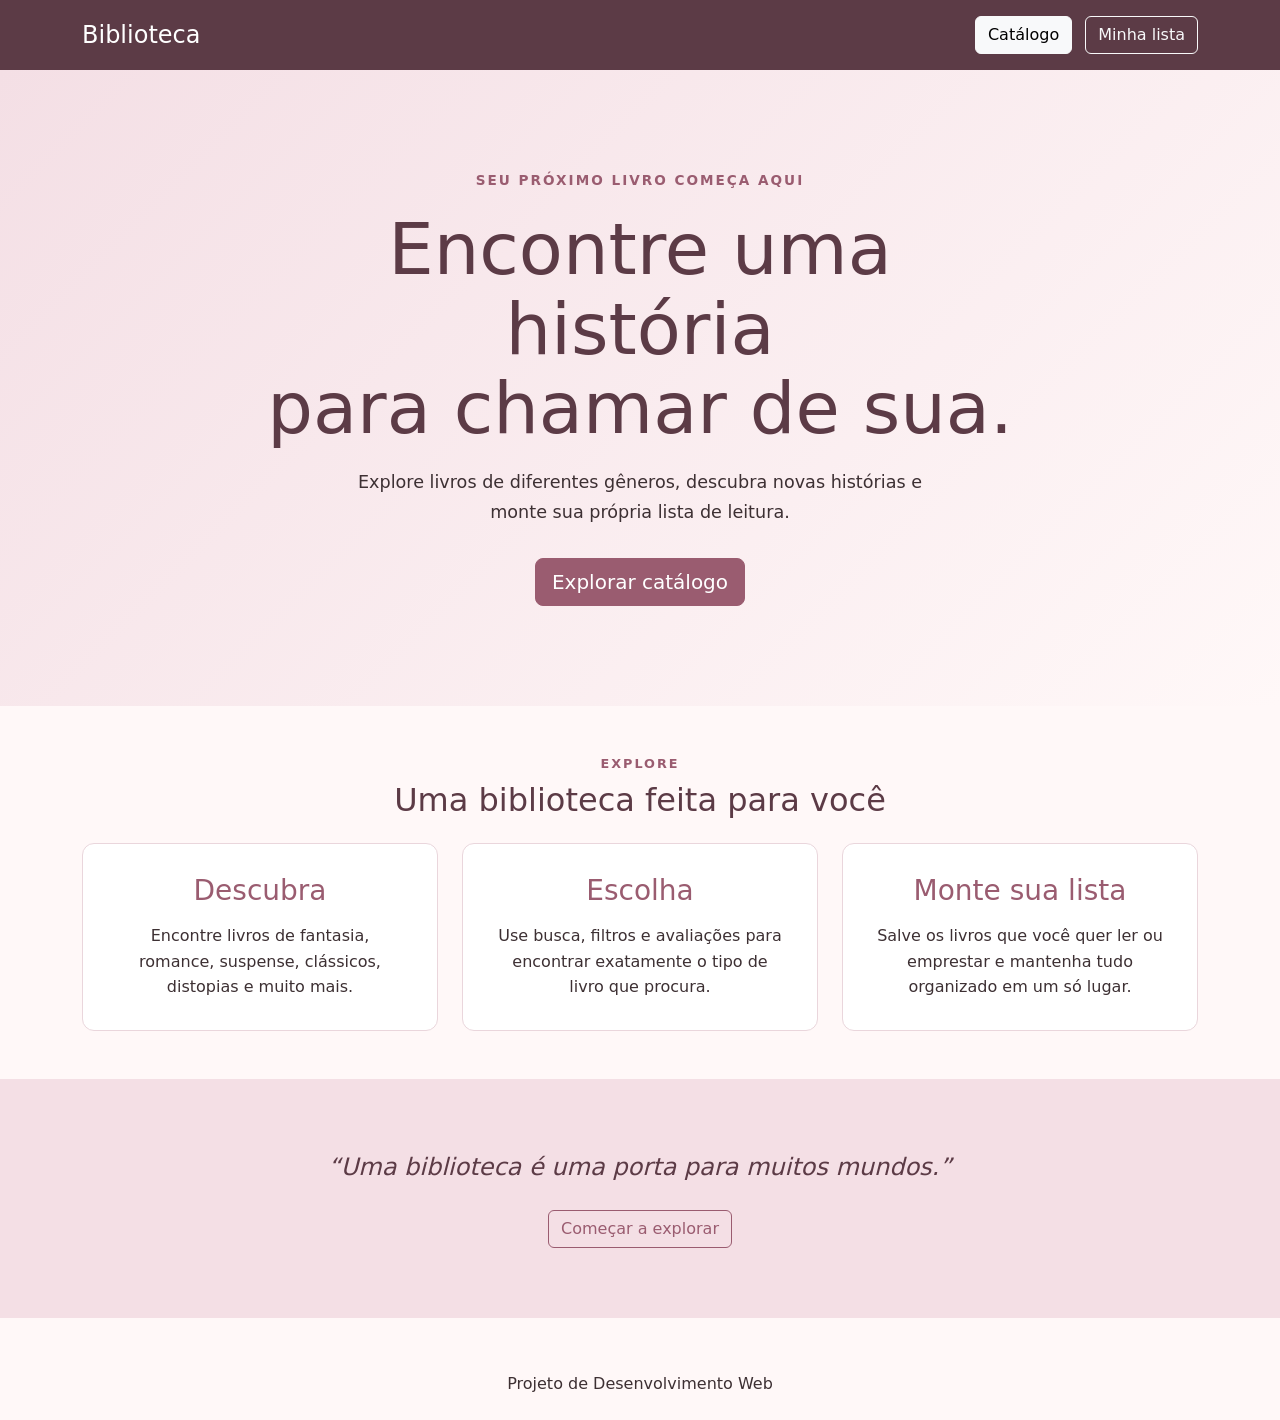
<file: index.html>
<!DOCTYPE html>
<html lang="pt-BR">

<head>
    <meta charset="UTF-8">
    <meta name="viewport" content="width=device-width, initial-scale=1.0">

    <title>Biblioteca</title>

    <link href="https://cdn.jsdelivr.net/npm/bootstrap@5.3.3/dist/css/bootstrap.min.css" rel="stylesheet">
    <link rel="stylesheet" href="style.css">
</head>

<body>

    <header>
        <nav class="container d-flex justify-content-between align-items-center py-3">
            <a href="index.html" class="text-white text-decoration-none fs-4">
                Biblioteca
            </a>

            <section>
                <a href="catalogo.html" class="btn btn-light me-2">
                    Catálogo
                </a>

                <a href="emprestimos.html" class="btn btn-outline-light">
                    Minha lista
                </a>
            </section>
        </nav>
    </header>

    <main>

        <section class="hero text-center">
            <article class="container">
                <p class="text-uppercase">Seu próximo livro começa aqui</p>

                <h1>
                    Encontre uma história<br>
                    para chamar de sua.
                </h1>

                <p class="hero-text">
                    Explore livros de diferentes gêneros, descubra novas histórias
                    e monte sua própria lista de leitura.
                </p>

                <a href="catalogo.html" class="btn btn-primary btn-lg">
                    Explorar catálogo
                </a>
            </article>
        </section>

        <section class="container py-5">

            <header class="text-center mb-4">
                <p class="text-uppercase">Explore</p>
                <h2>Uma biblioteca feita para você</h2>
            </header>

            <section class="row g-4">

                <article class="col-md-4">
                    <section class="feature-card h-100">
                        <h3>Descubra</h3>
                        <p>
                            Encontre livros de fantasia, romance, suspense,
                            clássicos, distopias e muito mais.
                        </p>
                    </section>
                </article>

                <article class="col-md-4">
                    <section class="feature-card h-100">
                        <h3>Escolha</h3>
                        <p>
                            Use busca, filtros e avaliações para encontrar
                            exatamente o tipo de livro que procura.
                        </p>
                    </section>
                </article>

                <article class="col-md-4">
                    <section class="feature-card h-100">
                        <h3>Monte sua lista</h3>
                        <p>
                            Salve os livros que você quer ler ou emprestar
                            e mantenha tudo organizado em um só lugar.
                        </p>
                    </section>
                </article>

            </section>
        </section>

        <section class="quote-section text-center">
            <article class="container">
                <p>
                    “Uma biblioteca é uma porta para muitos mundos.”
                </p>

                <a href="catalogo.html" class="btn btn-outline-dark">
                    Começar a explorar
                </a>
            </article>
        </section>

    </main>

    <footer class="text-center py-4">
        <p>Projeto de Desenvolvimento Web</p>
    </footer>

</body>

</html>
</file>
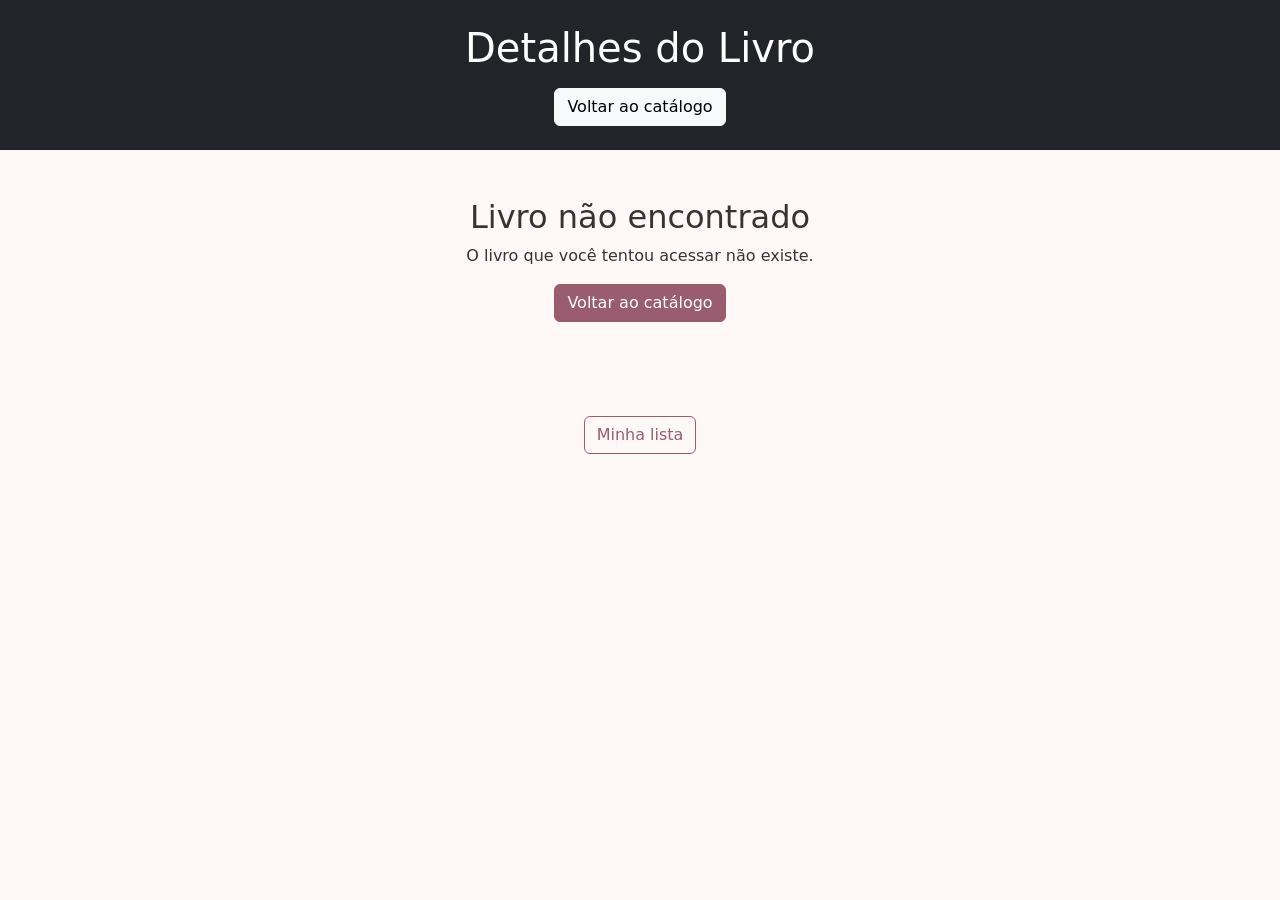
<file: detalhes.html>
<!DOCTYPE html>
<html lang="pt-BR">

<head>
    <meta charset="UTF-8">
    <meta name="viewport" content="width=device-width, initial-scale=1.0">

    <title>Detalhes do Livro</title>

    <link href="https://cdn.jsdelivr.net/npm/bootstrap@5.3.3/dist/css/bootstrap.min.css" rel="stylesheet">
    <link rel="stylesheet" href="style.css">
</head>

<body>

    <header class="bg-dark text-white text-center py-4">
        <h1>Detalhes do Livro</h1>

        <a href="catalogo.html" class="btn btn-light mt-2">
            Voltar ao catálogo
        </a>
    </header>

    <main id="detalhes" class="container py-5"></main>

    <footer class="text-center py-3">
        <a href="emprestimos.html" class="btn btn-outline-dark">
            Minha lista
        </a>
    </footer>

    <script src="dados.js"></script>
    <script src="detalhes.js"></script>

</body>

</html>
</file>
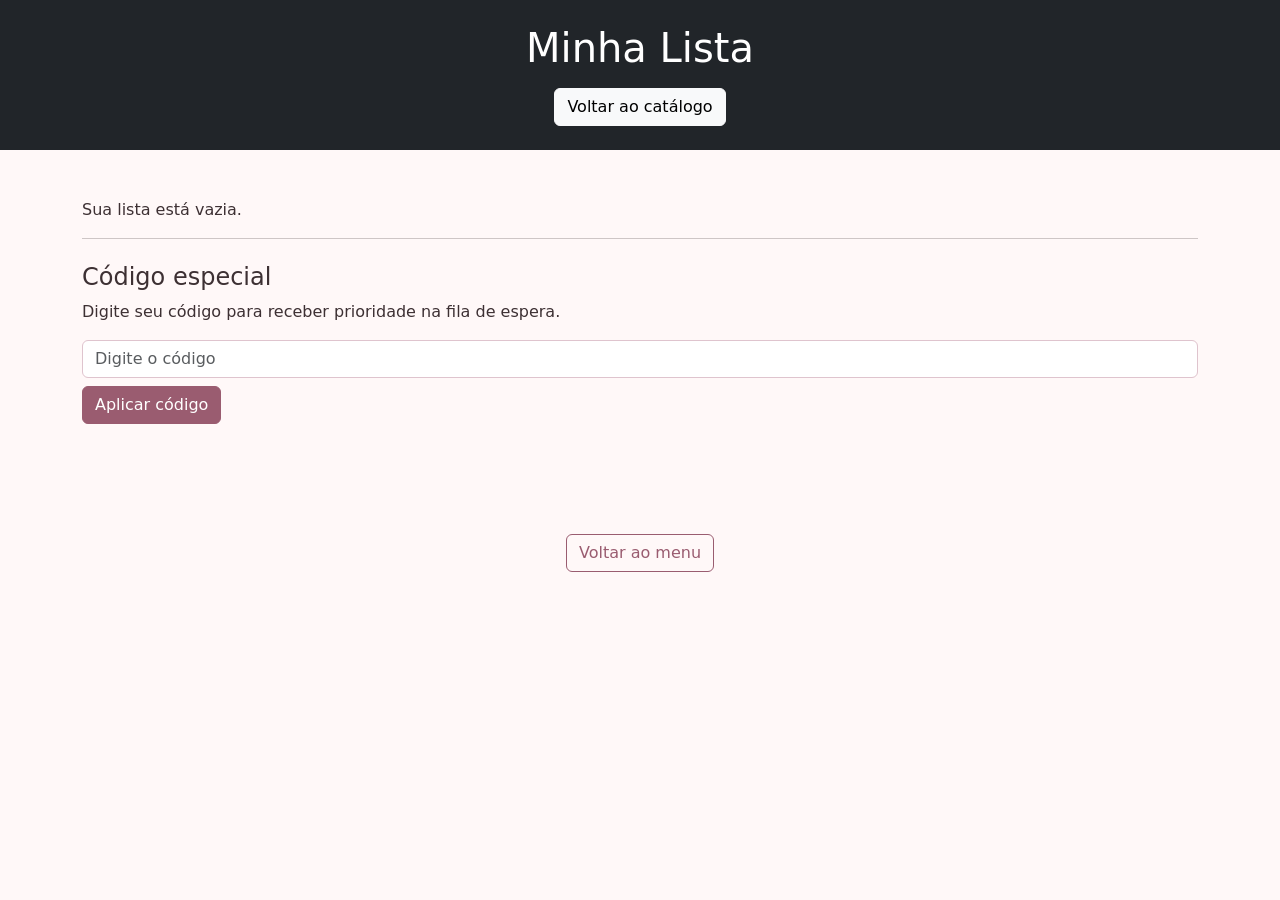
<file: emprestimos.html>
<!DOCTYPE html>
<html lang="pt-BR">

<head>
    <meta charset="UTF-8">
    <meta name="viewport" content="width=device-width, initial-scale=1.0">

    <title>Minha Lista</title>

    <link href="https://cdn.jsdelivr.net/npm/bootstrap@5.3.3/dist/css/bootstrap.min.css" rel="stylesheet">
    <link rel="stylesheet" href="style.css">
</head>

<body>

    <header class="bg-dark text-white text-center py-4">
        <h1>Minha Lista</h1>

        <a href="catalogo.html" class="btn btn-light mt-2">
            Voltar ao catálogo
        </a>
    </header>

    <main class="container py-5">

        <section id="lista"></section>

        <hr>

        <section class="mt-4">
            <h2 class="h4">Código especial</h2>

            <p>
                Digite seu código para receber prioridade na fila de espera.
            </p>

            <input
                type="text"
                id="codigo"
                class="form-control mb-2"
                placeholder="Digite o código"
            >

            <button onclick="verificarCodigo()" class="btn btn-primary">
                Aplicar código
            </button>

            <p id="mensagem" class="mt-3"></p>
        </section>

    </main>

    <footer class="text-center py-3">
        <a href="index.html" class="btn btn-outline-dark">
            Voltar ao menu
        </a>
    </footer>

    <script src="dados.js"></script>
    <script src="emprestimos.js"></script>

</body>

</html>
</file>
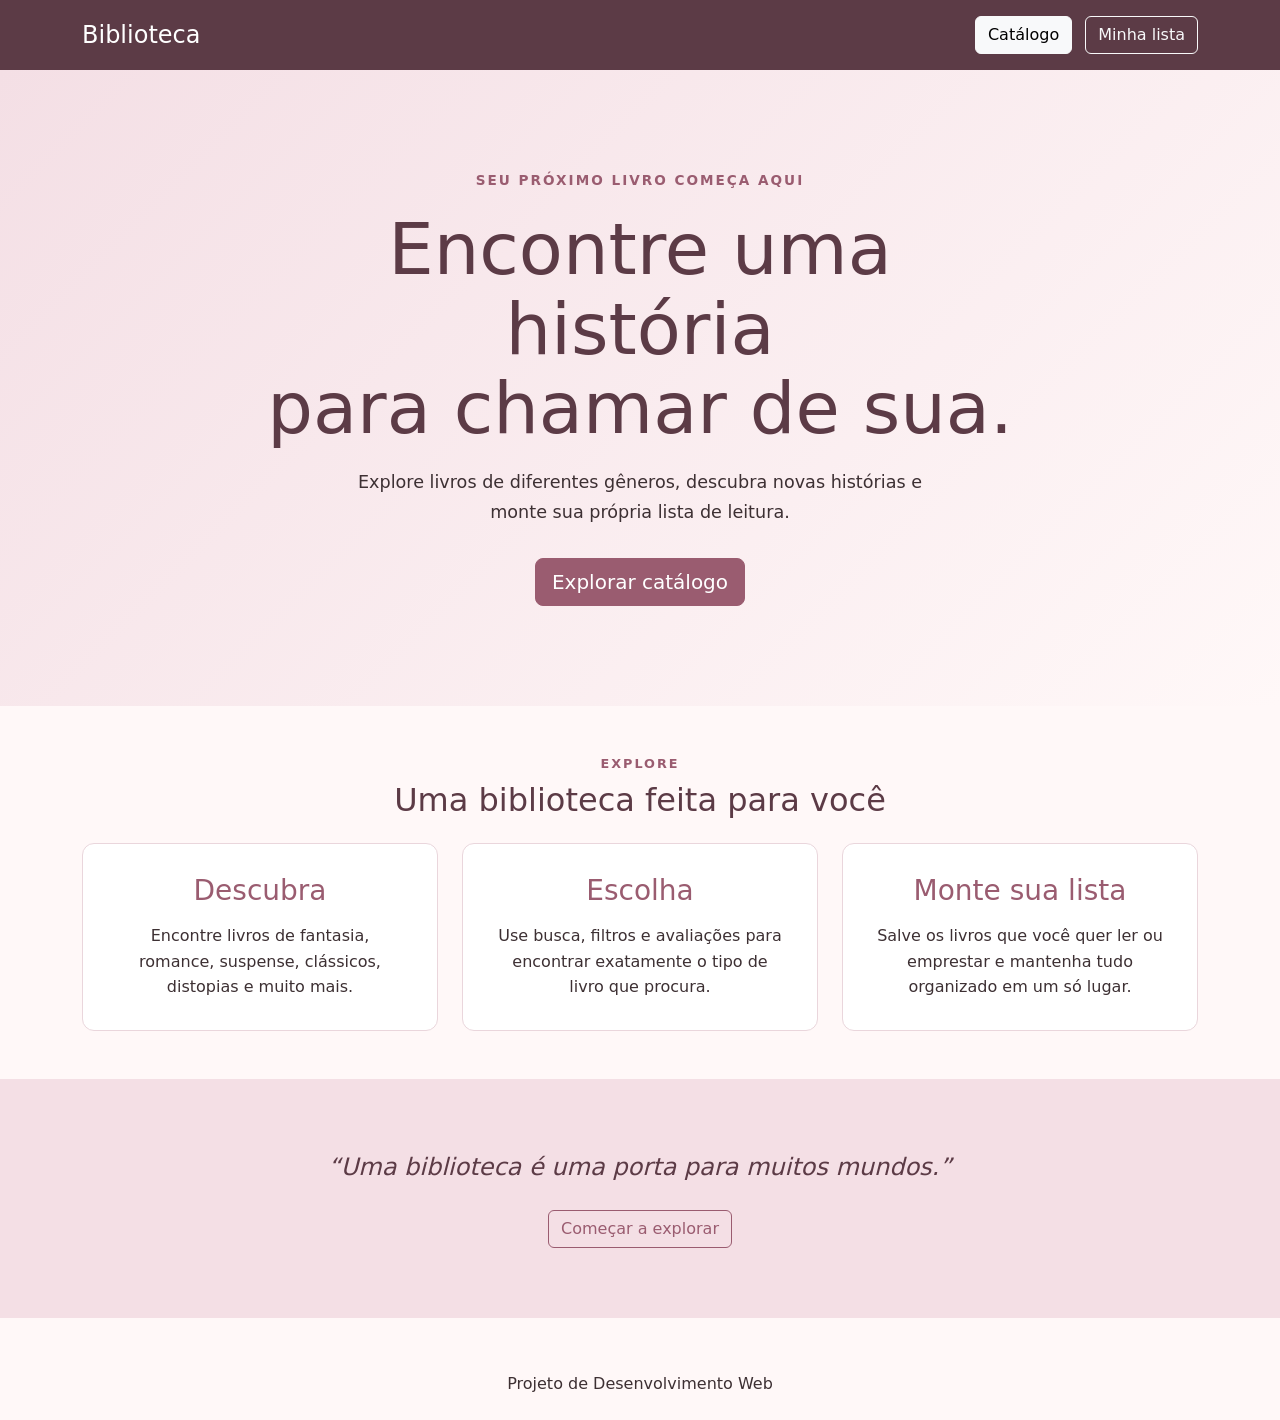
<file: menu.html>
<!DOCTYPE html>
<html lang="pt-BR">

<head>
    <meta charset="UTF-8">
    <meta name="viewport" content="width=device-width, initial-scale=1.0">

    <title>Biblioteca</title>

    <link href="https://cdn.jsdelivr.net/npm/bootstrap@5.3.3/dist/css/bootstrap.min.css" rel="stylesheet">
    <link rel="stylesheet" href="style.css">
</head>

<body>

    <header>
        <nav class="container d-flex justify-content-between align-items-center py-3">
            <a href="menu.html" class="text-white text-decoration-none fs-4">
                Biblioteca
            </a>

            <section>
                <a href="catalogo.html" class="btn btn-light me-2">
                    Catálogo
                </a>

                <a href="emprestimos.html" class="btn btn-outline-light">
                    Minha lista
                </a>
            </section>
        </nav>
    </header>

    <main>

        <section class="hero text-center">
            <article class="container">
                <p class="text-uppercase">Seu próximo livro começa aqui</p>

                <h1>
                    Encontre uma história<br>
                    para chamar de sua.
                </h1>

                <p class="hero-text">
                    Explore livros de diferentes gêneros, descubra novas histórias
                    e monte sua própria lista de leitura.
                </p>

                <a href="catalogo.html" class="btn btn-primary btn-lg">
                    Explorar catálogo
                </a>
            </article>
        </section>

        <section class="container py-5">

            <header class="text-center mb-4">
                <p class="text-uppercase">Explore</p>
                <h2>Uma biblioteca feita para você</h2>
            </header>

            <section class="row g-4">

                <article class="col-md-4">
                    <section class="feature-card h-100">
                        <h3>Descubra</h3>
                        <p>
                            Encontre livros de fantasia, romance, suspense,
                            clássicos, distopias e muito mais.
                        </p>
                    </section>
                </article>

                <article class="col-md-4">
                    <section class="feature-card h-100">
                        <h3>Escolha</h3>
                        <p>
                            Use busca, filtros e avaliações para encontrar
                            exatamente o tipo de livro que procura.
                        </p>
                    </section>
                </article>

                <article class="col-md-4">
                    <section class="feature-card h-100">
                        <h3>Monte sua lista</h3>
                        <p>
                            Salve os livros que você quer ler ou emprestar
                            e mantenha tudo organizado em um só lugar.
                        </p>
                    </section>
                </article>

            </section>
        </section>

        <section class="quote-section text-center">
            <article class="container">
                <p>
                    “Uma biblioteca é uma porta para muitos mundos.”
                </p>

                <a href="catalogo.html" class="btn btn-outline-dark">
                    Começar a explorar
                </a>
            </article>
        </section>

    </main>

    <footer class="text-center py-4">
        <p>Projeto de Desenvolvimento Web</p>
    </footer>

</body>

</html>
</file>
<file: style.css>
body {
    background: #fff8f8;
    color: #3d3033;
    min-height: 100vh;
}

body > header {
    background: #5c3b46;
    color: white;
}

body > header nav {
    max-width: 1200px;
}

body > header a {
    color: white;
}

main {
    width: 100%;
    margin: 0;
}

main > .hero {
    width: 100%;
}

.hero {
    background: linear-gradient(135deg, #f4dfe5, #fff8f8);
    padding: 100px 20px;
    text-align: center;
}

.hero article {
    max-width: 800px;
    margin: auto;
}

.hero p:first-child {
    color: #9a5c70;
    font-size: 0.85rem;
    font-weight: bold;
    letter-spacing: 2px;
}

.hero h1 {
    color: #5c3b46;
    font-size: clamp(2.5rem, 6vw, 4.5rem);
    line-height: 1.1;
    margin: 20px 0;
}

.hero-text {
    max-width: 600px;
    margin: 0 auto 30px;
    font-size: 1.1rem;
    line-height: 1.7;
}

.btn-primary {
    background: #9a5c70;
    border-color: #9a5c70;
}

.btn-primary:hover {
    background: #7d485b;
    border-color: #7d485b;
}

.btn-outline-dark {
    border-color: #9a5c70;
    color: #9a5c70;
}

.btn-outline-dark:hover {
    background: #9a5c70;
    border-color: #9a5c70;
}

main > section:not(.hero) > header {
    background: none;
    color: #3d3033;
}

main > section > header p {
    color: #9a5c70;
    font-size: 0.8rem;
    font-weight: bold;
    letter-spacing: 2px;
    margin-bottom: 8px;
}

main > section > header h2 {
    color: #5c3b46;
}

.feature-card {
    background: white;
    border: 1px solid #ead6dc;
    border-radius: 12px;
    padding: 30px;
    text-align: center;
    transition: 0.2s;
}

.feature-card:hover {
    transform: translateY(-5px);
    box-shadow: 0 8px 20px rgba(92, 59, 70, 0.1);
}

.feature-card h3 {
    color: #9a5c70;
    margin-bottom: 15px;
}

.feature-card p {
    margin: 0;
    line-height: 1.6;
}

.quote-section {
    width: 100%;
    background: #f4dfe5;
    padding: 70px 20px;
    text-align: center;
}

.quote-section article {
    max-width: 800px;
    margin: auto;
}

.quote-section p {
    color: #5c3b46;
    font-size: 1.5rem;
    font-style: italic;
    margin-bottom: 25px;
}

.card {
    background: white;
    border: 1px solid #ead6dc;
    border-radius: 10px;
    overflow: hidden;
    transition: transform 0.2s;
}

.card:hover {
    transform: translateY(-4px);
}

.card-img-top {
    height: 300px;
    object-fit: cover;
}

.card-body {
    padding: 18px;
}

.card h2,
.card h3 {
    color: #5c3b46;
}

input,
select {
    border-color: #dfc4ce !important;
}

input:focus,
select:focus {
    border-color: #9a5c70 !important;
    box-shadow: 0 0 0 0.2rem rgba(154, 92, 112, 0.15) !important;
}

#detalhes img {
    max-height: 500px;
    object-fit: contain;
}

#lista img {
    max-height: 160px;
    object-fit: contain;
}

footer {
    margin-top: 30px;
    padding-bottom: 25px !important;
    text-align: center;
}

footer p {
    margin: 0;
}

@media (max-width: 768px) {
    .hero {
        padding: 70px 20px;
    }

    .hero h1 {
        font-size: 2.6rem;
    }

    body > header nav {
        flex-direction: column;
        gap: 15px;
    }

    .card-img-top {
        height: 350px;
    }

    #detalhes {
        text-align: center;
    }

    #lista .text-md-end {
        text-align: center !important;
        margin-top: 15px;
    }
}
</file>
